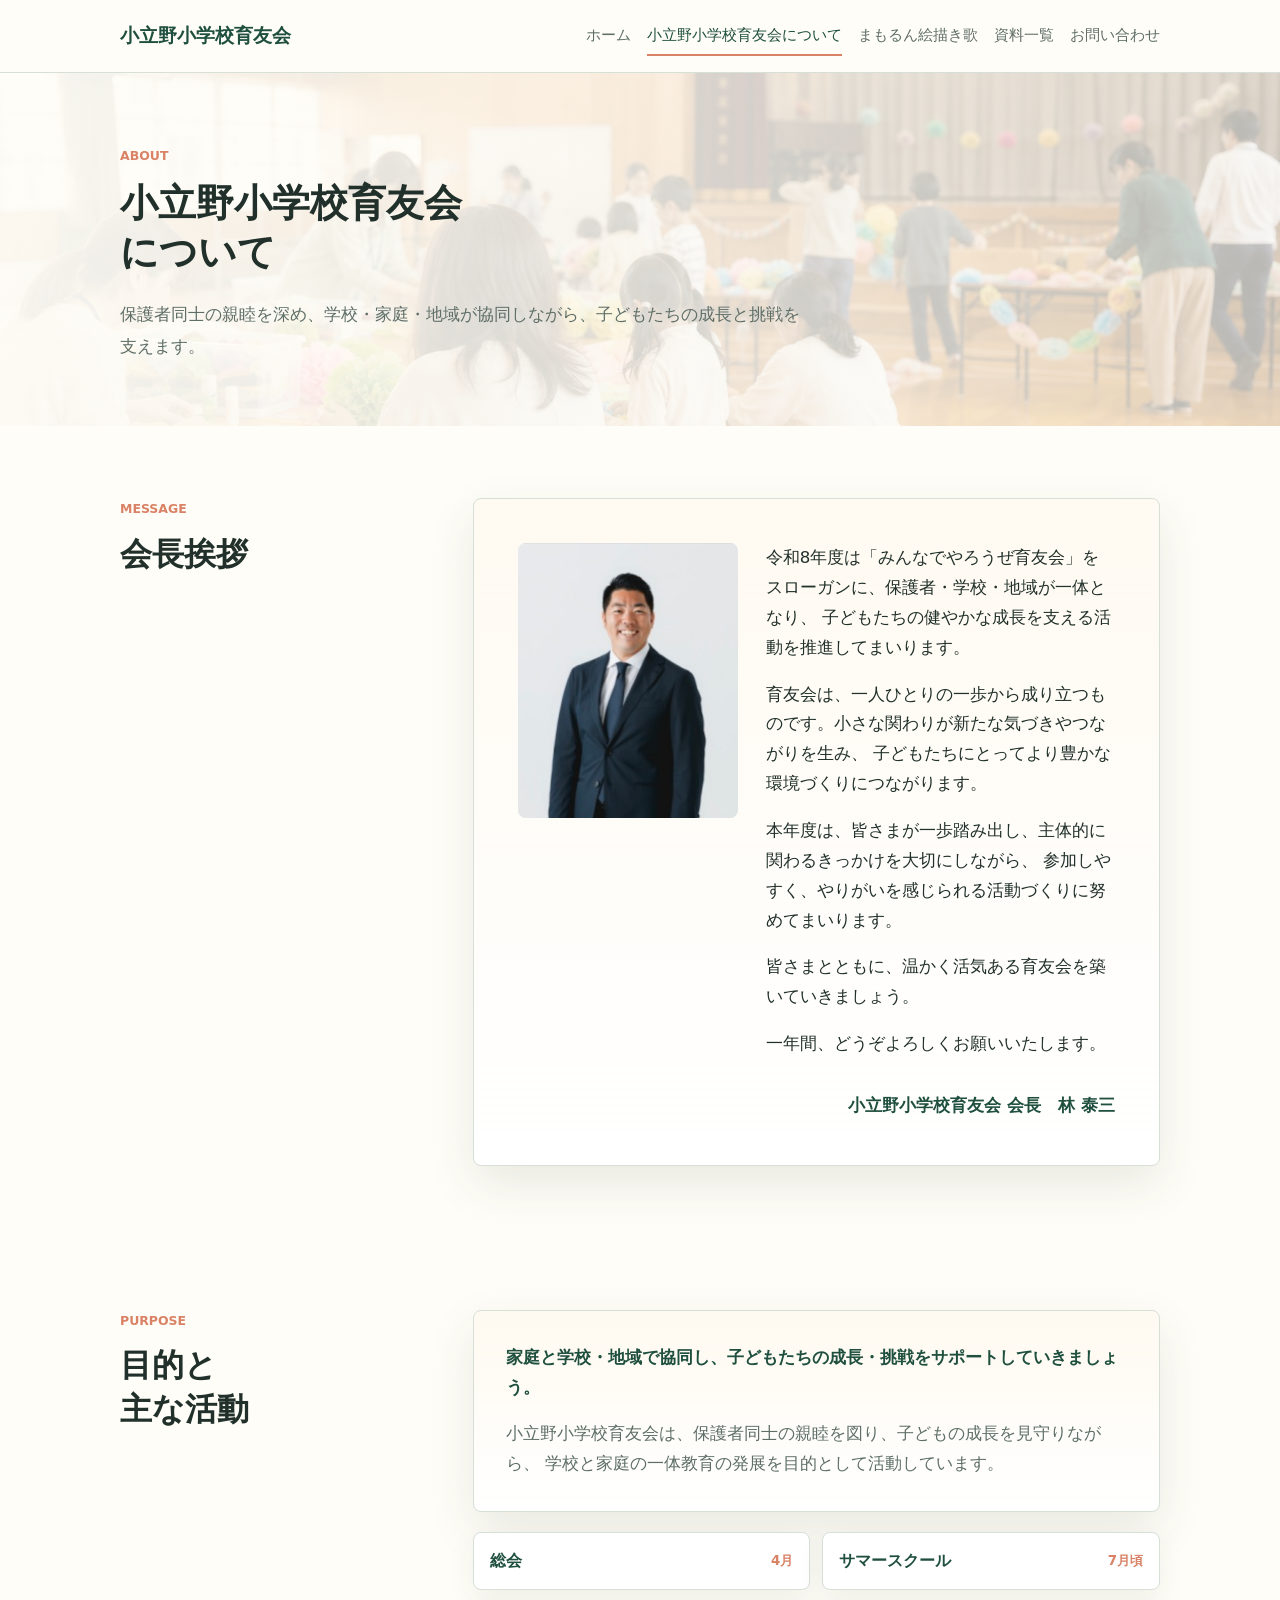
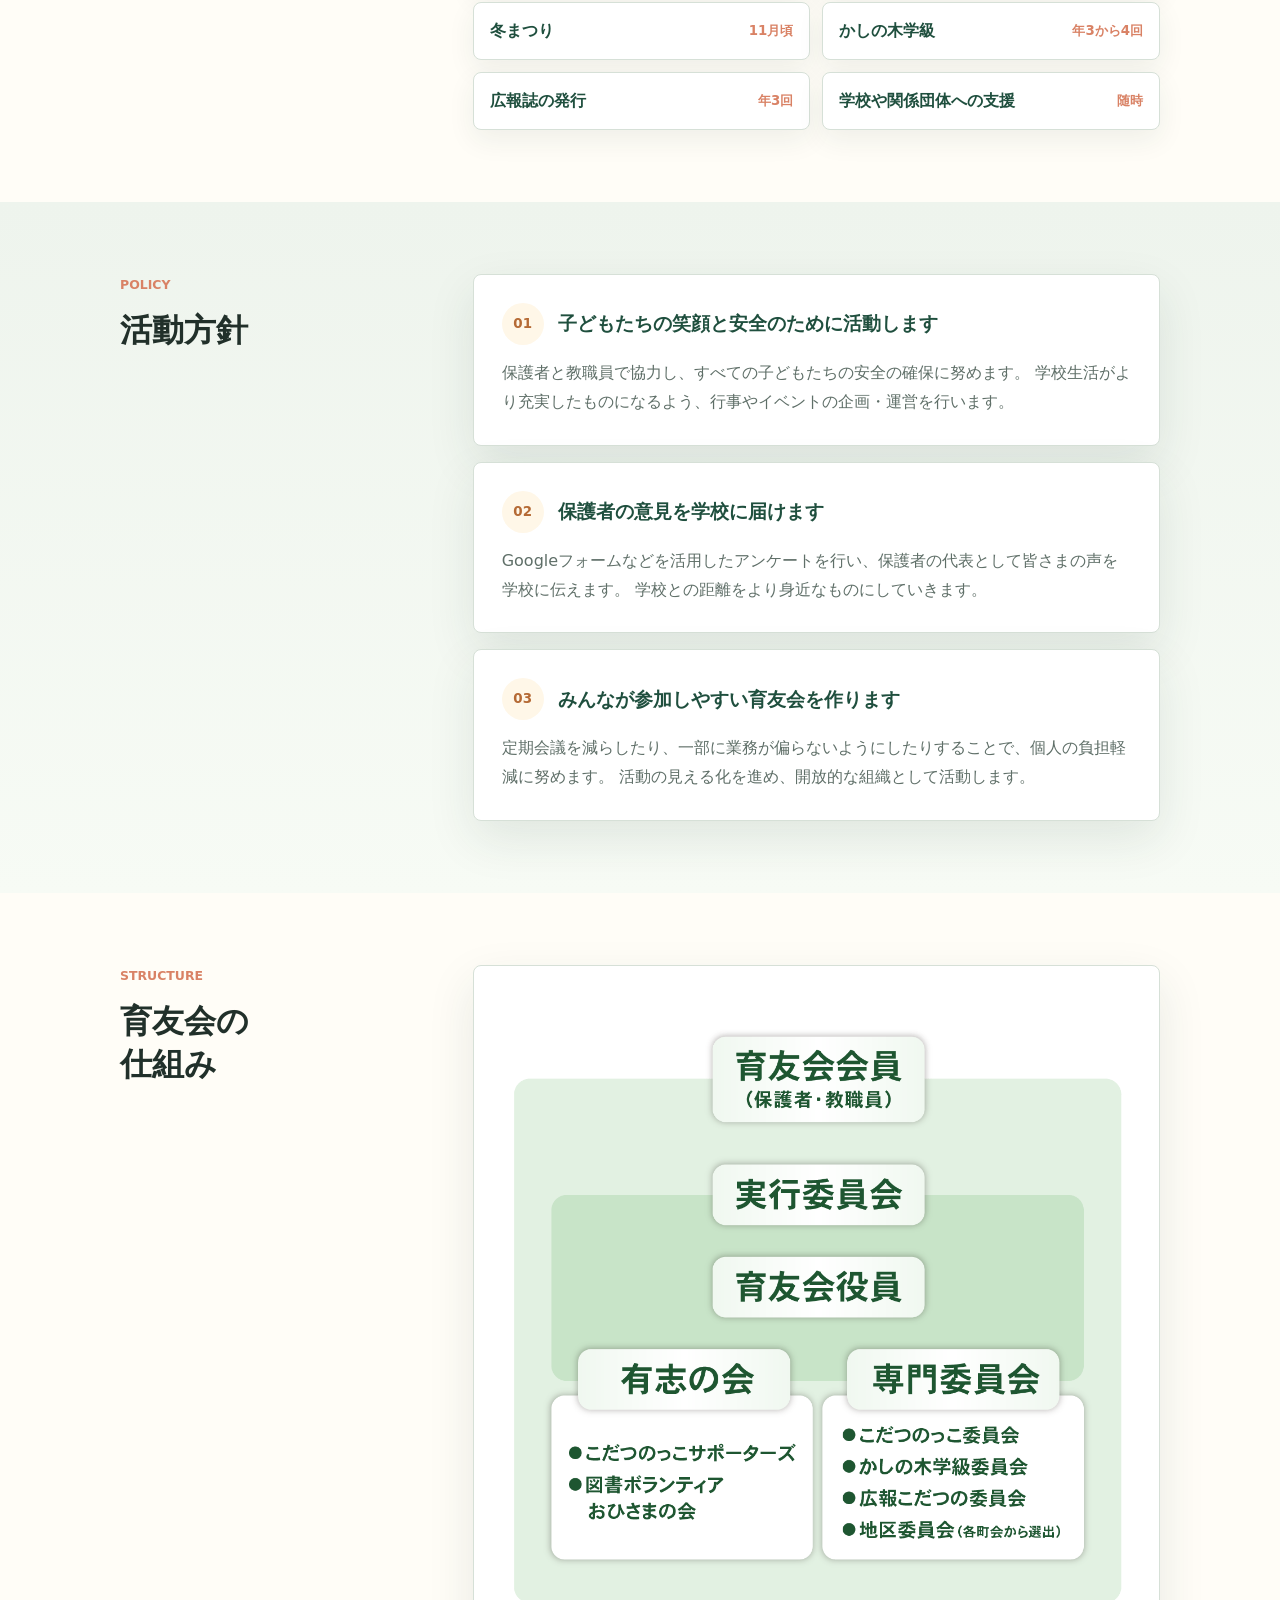
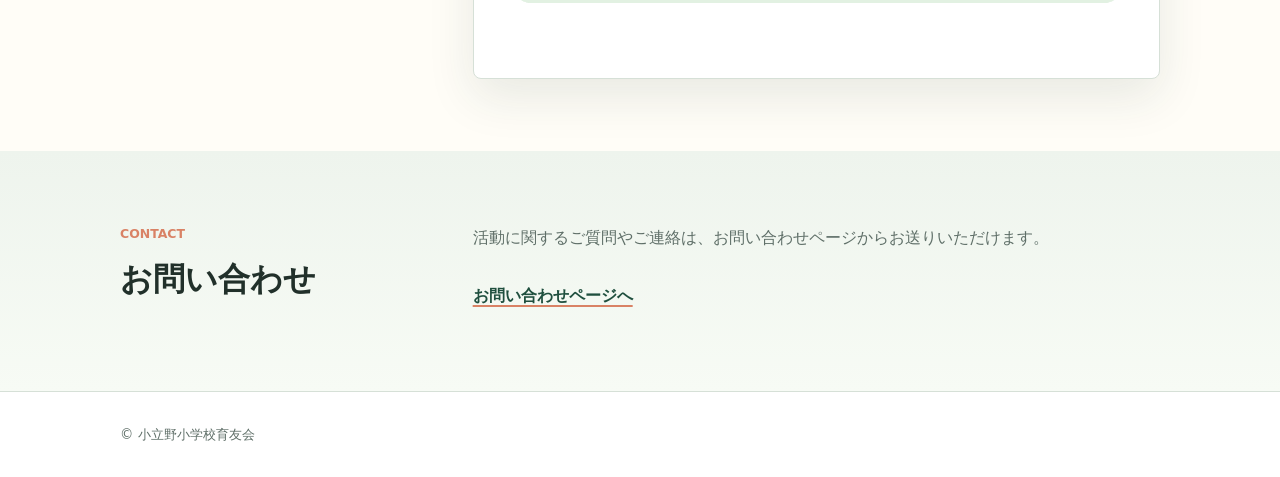
<file: about.html>
<!doctype html>
<html lang="ja">
  <head>
    <meta charset="utf-8">
    <meta name="viewport" content="width=device-width, initial-scale=1">
    <title>小立野小学校育友会について | 小立野小学校育友会</title>
    <meta name="description" content="小立野小学校育友会の目的、主な活動、仕組み、会長 林 泰三からの挨拶を掲載しています。">
    <link rel="stylesheet" href="styles.css">
    <script src="assets/js/site.js" defer></script>
  </head>
  <body>
    <header class="site-header">
      <div class="container header-inner">
        <a class="site-title" href="index.html">小立野小学校育友会</a>
        <button class="menu-toggle" type="button" aria-controls="site-nav" aria-expanded="false">
          <span class="visually-hidden">メニューを開く</span>
          <span class="menu-toggle-line" aria-hidden="true"></span>
          <span class="menu-toggle-line" aria-hidden="true"></span>
          <span class="menu-toggle-line" aria-hidden="true"></span>
        </button>
        <nav id="site-nav" class="site-nav" aria-label="主要ナビゲーション">
          <a href="index.html">ホーム</a>
          <a href="about.html" aria-current="page">小立野小学校育友会について</a>
          <a href="mamorun.html">まもるん絵描き歌</a>
          <a href="assembly.html">資料一覧</a>
          <a href="contact.html">お問い合わせ</a>
        </nav>
      </div>
    </header>

    <main>
      <section class="page-heading page-heading-photo about-heading">
        <div class="container">
          <p class="eyebrow">About</p>
          <h1>
            <span>小立野小学校育友会</span>
            <span>について</span>
          </h1>
          <p class="lead">
            保護者同士の親睦を深め、学校・家庭・地域が協同しながら、子どもたちの成長と挑戦を支えます。
          </p>
        </div>
      </section>

      <section class="section">
        <div class="container section-grid">
          <div>
            <p class="eyebrow">Message</p>
            <h2>会長挨拶</h2>
          </div>
          <article class="message president-message">
            <figure class="president-photo">
              <img
                src="assets/images/president-hayashi.png"
                alt="小立野小学校育友会 会長 林 泰三"
              >
            </figure>
            <div class="message-body">
              <p>
                令和8年度は「みんなでやろうぜ育友会」をスローガンに、保護者・学校・地域が一体となり、
                子どもたちの健やかな成長を支える活動を推進してまいります。
              </p>
              <p>
                育友会は、一人ひとりの一歩から成り立つものです。小さな関わりが新たな気づきやつながりを生み、
                子どもたちにとってより豊かな環境づくりにつながります。
              </p>
              <p>
                本年度は、皆さまが一歩踏み出し、主体的に関わるきっかけを大切にしながら、
                参加しやすく、やりがいを感じられる活動づくりに努めてまいります。
              </p>
              <p>皆さまとともに、温かく活気ある育友会を築いていきましょう。</p>
              <p>一年間、どうぞよろしくお願いいたします。</p>
              <p class="signature">小立野小学校育友会 会長　林 泰三</p>
            </div>
          </article>
        </div>
      </section>

      <section class="section">
        <div class="container section-grid">
          <div>
            <p class="eyebrow">Purpose</p>
            <h2>
              <span>目的と</span>
              <span>主な活動</span>
            </h2>
          </div>
          <div class="about-overview">
            <div class="overview-card">
              <p>
                家庭と学校・地域で協同し、子どもたちの成長・挑戦をサポートしていきましょう。
              </p>
              <p>
                小立野小学校育友会は、保護者同士の親睦を図り、子どもの成長を見守りながら、
                学校と家庭の一体教育の発展を目的として活動しています。
              </p>
            </div>

            <ul class="activity-list" aria-label="主な活動">
              <li><span>総会</span><small>4月</small></li>
              <li><span>サマースクール</span><small>7月頃</small></li>
              <li><span>冬まつり</span><small>11月頃</small></li>
              <li><span>かしの木学級</span><small>年3から4回</small></li>
              <li><span>広報誌の発行</span><small>年3回</small></li>
              <li><span>学校や関係団体への支援</span><small>随時</small></li>
            </ul>
          </div>
        </div>
      </section>

      <section class="section muted">
        <div class="container section-grid">
          <div>
            <p class="eyebrow">Policy</p>
            <h2>
              <span>活動方針</span>
            </h2>
          </div>
          <div class="value-grid">
            <article class="value-card">
              <div class="value-heading">
                <p class="feature-icon" aria-hidden="true">01</p>
                <h3>子どもたちの笑顔と安全のために活動します</h3>
              </div>
              <p>
                保護者と教職員で協力し、すべての子どもたちの安全の確保に努めます。
                学校生活がより充実したものになるよう、行事やイベントの企画・運営を行います。
              </p>
            </article>

            <article class="value-card">
              <div class="value-heading">
                <p class="feature-icon" aria-hidden="true">02</p>
                <h3>保護者の意見を学校に届けます</h3>
              </div>
              <p>
                Googleフォームなどを活用したアンケートを行い、保護者の代表として皆さまの声を学校に伝えます。
                学校との距離をより身近なものにしていきます。
              </p>
            </article>

            <article class="value-card">
              <div class="value-heading">
                <p class="feature-icon" aria-hidden="true">03</p>
                <h3>みんなが参加しやすい育友会を作ります</h3>
              </div>
              <p>
                定期会議を減らしたり、一部に業務が偏らないようにしたりすることで、個人の負担軽減に努めます。
                活動の見える化を進め、開放的な組織として活動します。
              </p>
            </article>
          </div>
        </div>
      </section>

      <section class="section">
        <div class="container section-grid">
          <div>
            <p class="eyebrow">Structure</p>
            <h2>
              <span>育友会の</span>
              <span>仕組み</span>
            </h2>
          </div>
          <figure class="structure-panel">
            <img
              src="assets/images/ikuyukai-structure.png"
              alt="育友会の仕組み。育友会役員、実行委員会、専門委員会、有志の会、育友会会員が協力関係でつながっています。専門委員会にはクラス委員会、かしの木学級委員会、広報こだつの委員会、地区委員会があり、有志の会にはこだつのっこサポーターズ、図書ボランティアおひさまの会があります。"
              loading="lazy"
            >
          </figure>
        </div>
      </section>

      <section class="section muted">
        <div class="container section-grid">
          <div>
            <p class="eyebrow">Contact</p>
            <h2>お問い合わせ</h2>
          </div>
          <div class="text-block">
            <p>
              活動に関するご質問やご連絡は、お問い合わせページからお送りいただけます。
            </p>
            <a class="text-link" href="contact.html">お問い合わせページへ</a>
          </div>
        </div>
      </section>
    </main>

    <footer class="site-footer">
      <div class="container">
        <small>&copy; 小立野小学校育友会</small>
      </div>
    </footer>
  </body>
</html>
</file>
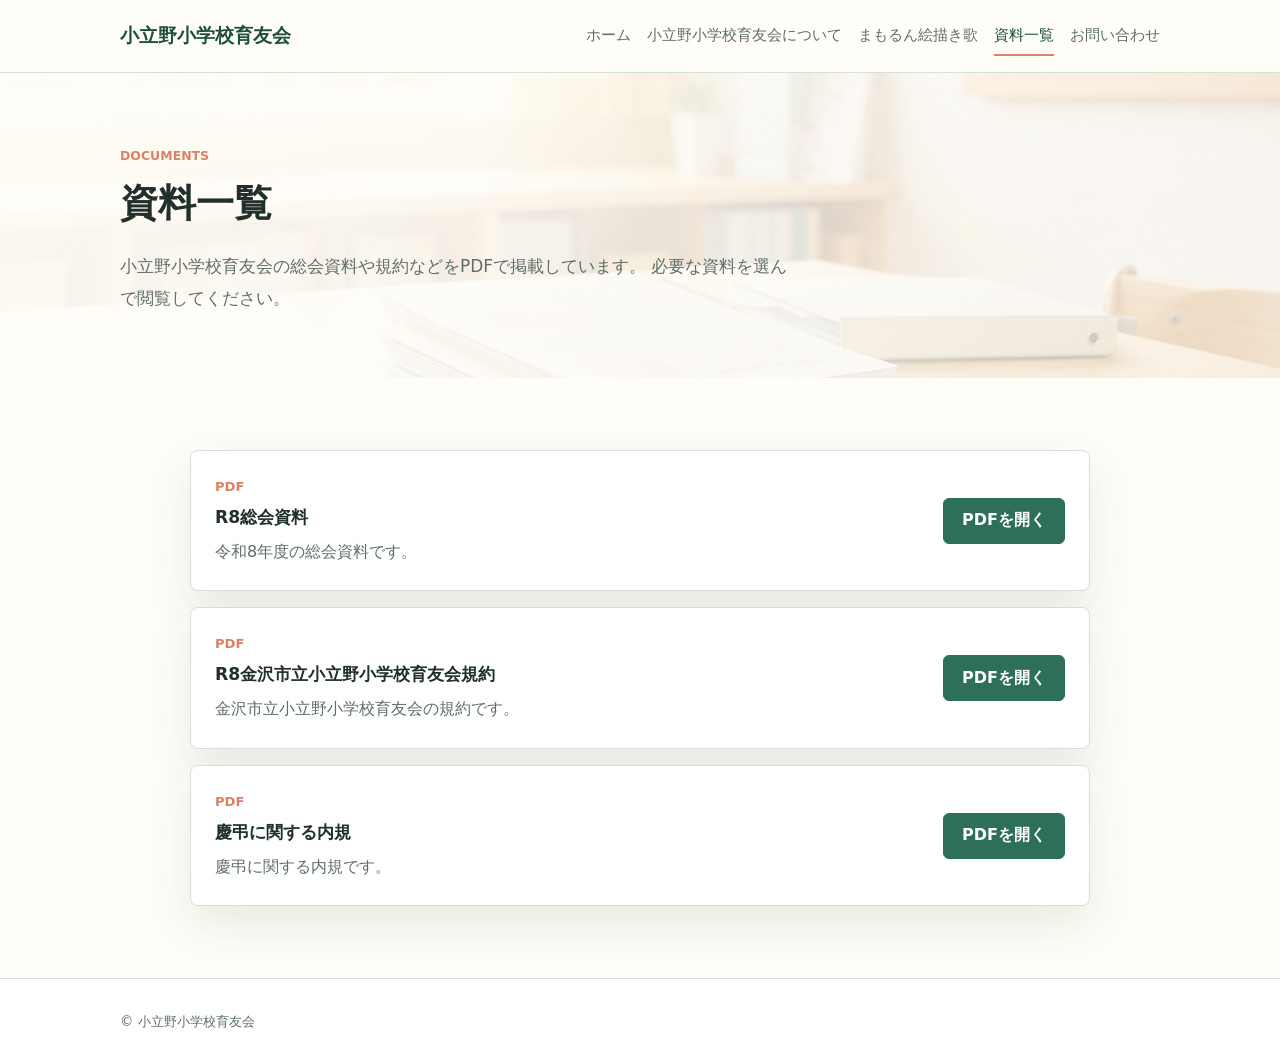
<file: assembly.html>
<!doctype html>
<html lang="ja">
  <head>
    <meta charset="utf-8">
    <meta name="viewport" content="width=device-width, initial-scale=1">
    <title>資料一覧 | 小立野小学校育友会</title>
    <meta name="description" content="小立野小学校育友会の総会資料や規約などのPDFを閲覧できます。">
    <link rel="stylesheet" href="styles.css">
    <script src="assets/js/site.js" defer></script>
  </head>
  <body>
    <header class="site-header">
      <div class="container header-inner">
        <a class="site-title" href="index.html">小立野小学校育友会</a>
        <button class="menu-toggle" type="button" aria-controls="site-nav" aria-expanded="false">
          <span class="visually-hidden">メニューを開く</span>
          <span class="menu-toggle-line" aria-hidden="true"></span>
          <span class="menu-toggle-line" aria-hidden="true"></span>
          <span class="menu-toggle-line" aria-hidden="true"></span>
        </button>
        <nav id="site-nav" class="site-nav" aria-label="主要ナビゲーション">
          <a href="index.html">ホーム</a>
          <a href="about.html">小立野小学校育友会について</a>
          <a href="mamorun.html">まもるん絵描き歌</a>
          <a href="assembly.html" aria-current="page">資料一覧</a>
          <a href="contact.html">お問い合わせ</a>
        </nav>
      </div>
    </header>

    <main>
      <section class="page-heading page-heading-photo documents-heading">
        <div class="container">
          <p class="eyebrow">Documents</p>
          <h1>資料一覧</h1>
          <p class="lead">
            小立野小学校育友会の総会資料や規約などをPDFで掲載しています。
            必要な資料を選んで閲覧してください。
          </p>
        </div>
      </section>

      <section class="section">
        <div class="container documents-layout">
          <div class="download-list" aria-label="資料PDF一覧">
            <article class="download-item">
              <div>
                <p class="file-meta">PDF</p>
                <h3>R8総会資料</h3>
                <p>令和8年度の総会資料です。</p>
              </div>
              <a class="button primary" href="assets/pdfs/general-assembly-r8.pdf" target="_blank" rel="noopener">
                PDFを開く
              </a>
            </article>

            <article class="download-item">
              <div>
                <p class="file-meta">PDF</p>
                <h3>R8金沢市立小立野小学校育友会規約</h3>
                <p>金沢市立小立野小学校育友会の規約です。</p>
              </div>
              <a class="button primary" href="assets/pdfs/bylaws-r8.pdf" target="_blank" rel="noopener">
                PDFを開く
              </a>
            </article>

            <article class="download-item">
              <div>
                <p class="file-meta">PDF</p>
                <h3>慶弔に関する内規</h3>
                <p>慶弔に関する内規です。</p>
              </div>
              <a class="button primary" href="assets/pdfs/condolence-rules.pdf" target="_blank" rel="noopener">
                PDFを開く
              </a>
            </article>
          </div>
        </div>
      </section>
    </main>

    <footer class="site-footer">
      <div class="container">
        <small>&copy; 小立野小学校育友会</small>
      </div>
    </footer>
  </body>
</html>
</file>
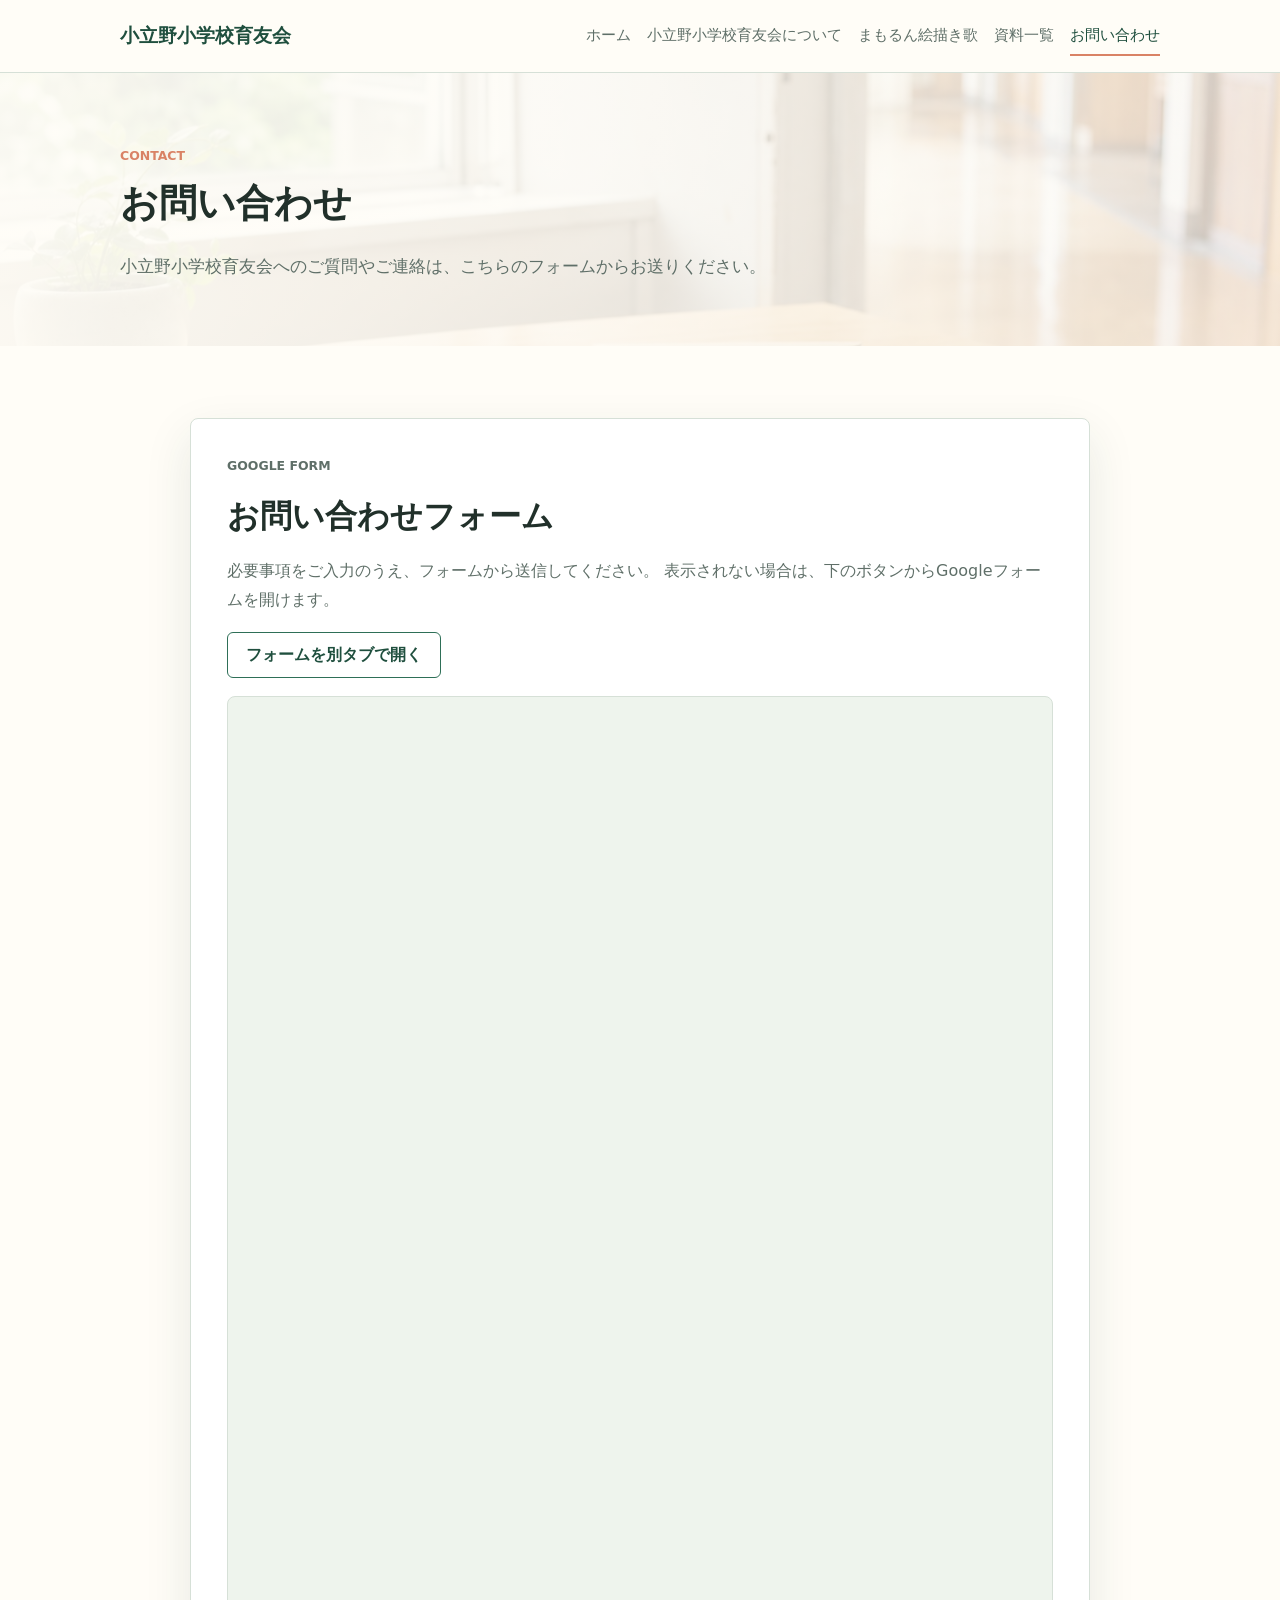
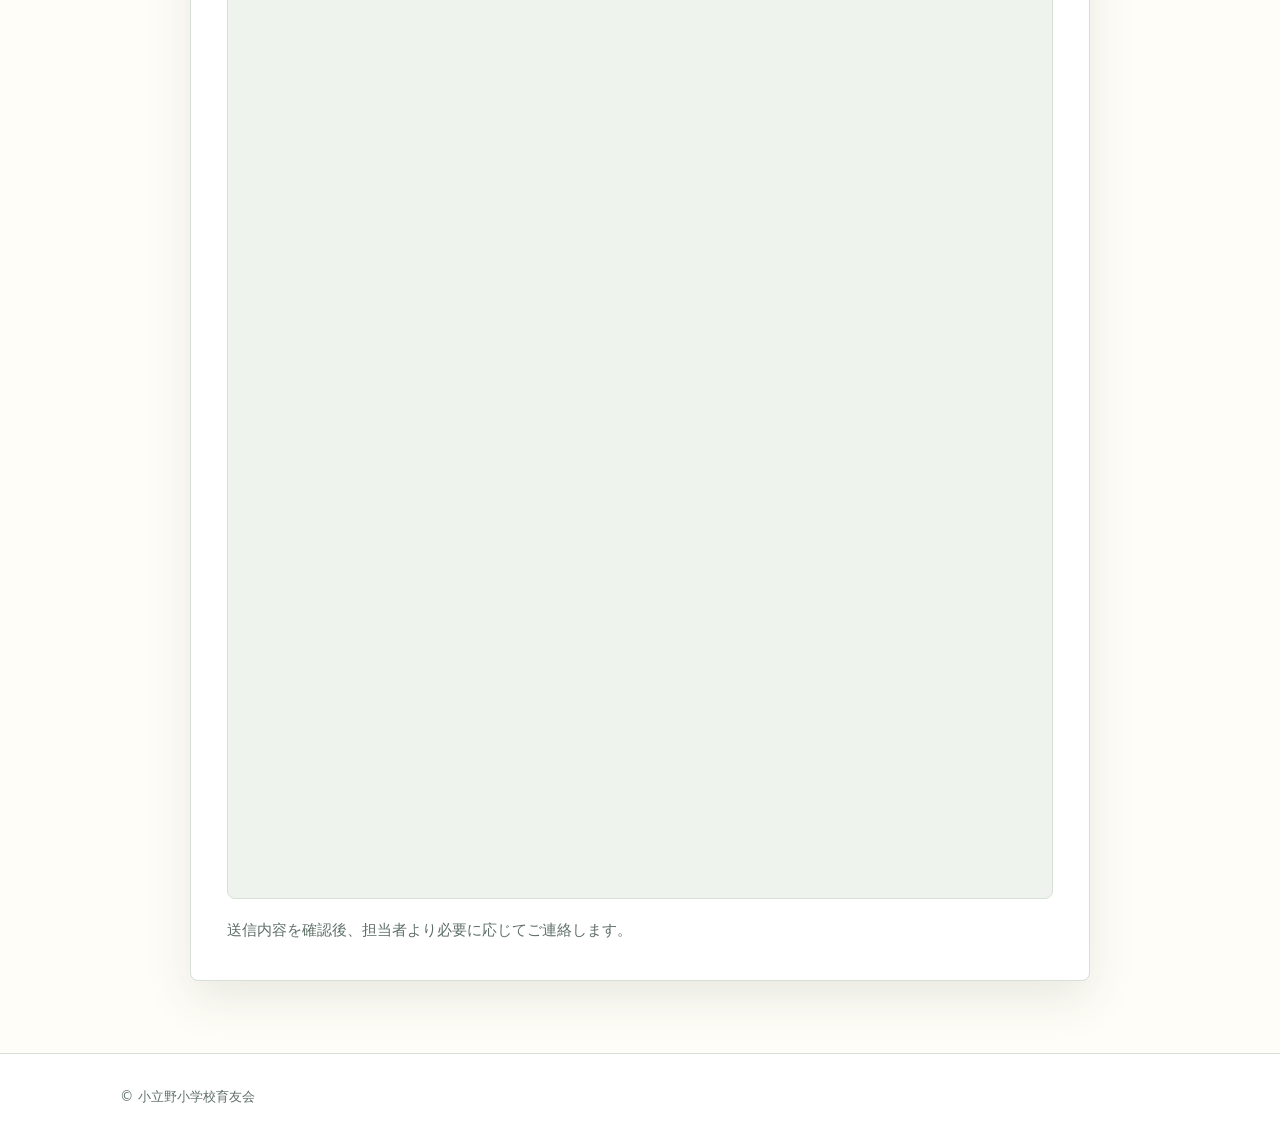
<file: contact.html>
<!doctype html>
<html lang="ja">
  <head>
    <meta charset="utf-8">
    <meta name="viewport" content="width=device-width, initial-scale=1">
    <title>お問い合わせ | 小立野小学校育友会</title>
    <meta name="description" content="小立野小学校育友会へのお問い合わせページです。">
    <link rel="stylesheet" href="styles.css">
    <script src="assets/js/site.js" defer></script>
  </head>
  <body>
    <header class="site-header">
      <div class="container header-inner">
        <a class="site-title" href="index.html">小立野小学校育友会</a>
        <button class="menu-toggle" type="button" aria-controls="site-nav" aria-expanded="false">
          <span class="visually-hidden">メニューを開く</span>
          <span class="menu-toggle-line" aria-hidden="true"></span>
          <span class="menu-toggle-line" aria-hidden="true"></span>
          <span class="menu-toggle-line" aria-hidden="true"></span>
        </button>
        <nav id="site-nav" class="site-nav" aria-label="主要ナビゲーション">
          <a href="index.html">ホーム</a>
          <a href="about.html">小立野小学校育友会について</a>
          <a href="mamorun.html">まもるん絵描き歌</a>
          <a href="assembly.html">資料一覧</a>
          <a href="contact.html" aria-current="page">お問い合わせ</a>
        </nav>
      </div>
    </header>

    <main>
      <section class="page-heading page-heading-photo contact-heading">
        <div class="container">
          <p class="eyebrow">Contact</p>
          <h1>お問い合わせ</h1>
          <p class="lead">
            小立野小学校育友会へのご質問やご連絡は、こちらのフォームからお送りください。
          </p>
        </div>
      </section>

      <section class="section">
        <div class="container contact-layout">
          <div class="form-panel">
            <div class="form-embed">
              <p class="eyebrow">Google Form</p>
              <h2>お問い合わせフォーム</h2>
              <p>
                必要事項をご入力のうえ、フォームから送信してください。
                表示されない場合は、下のボタンからGoogleフォームを開けます。
              </p>
              <a
                class="button secondary form-link"
                href="https://docs.google.com/forms/d/e/1FAIpQLSfUGE6pXCtOl37GEclDimiBc4gyJhnJbihKFut3h_YdUxdrbw/viewform"
                target="_blank"
                rel="noopener"
              >
                フォームを別タブで開く
              </a>
              <iframe
                class="google-form-frame"
                src="https://docs.google.com/forms/d/e/1FAIpQLSfUGE6pXCtOl37GEclDimiBc4gyJhnJbihKFut3h_YdUxdrbw/viewform?embedded=true"
                title="小立野小学校育友会 お問い合わせフォーム"
                loading="lazy"
              >読み込んでいます...</iframe>
              <p class="form-note">
                送信内容を確認後、担当者より必要に応じてご連絡します。
              </p>
            </div>
          </div>
        </div>
      </section>
    </main>

    <footer class="site-footer">
      <div class="container">
        <small>&copy; 小立野小学校育友会</small>
      </div>
    </footer>
  </body>
</html>
</file>
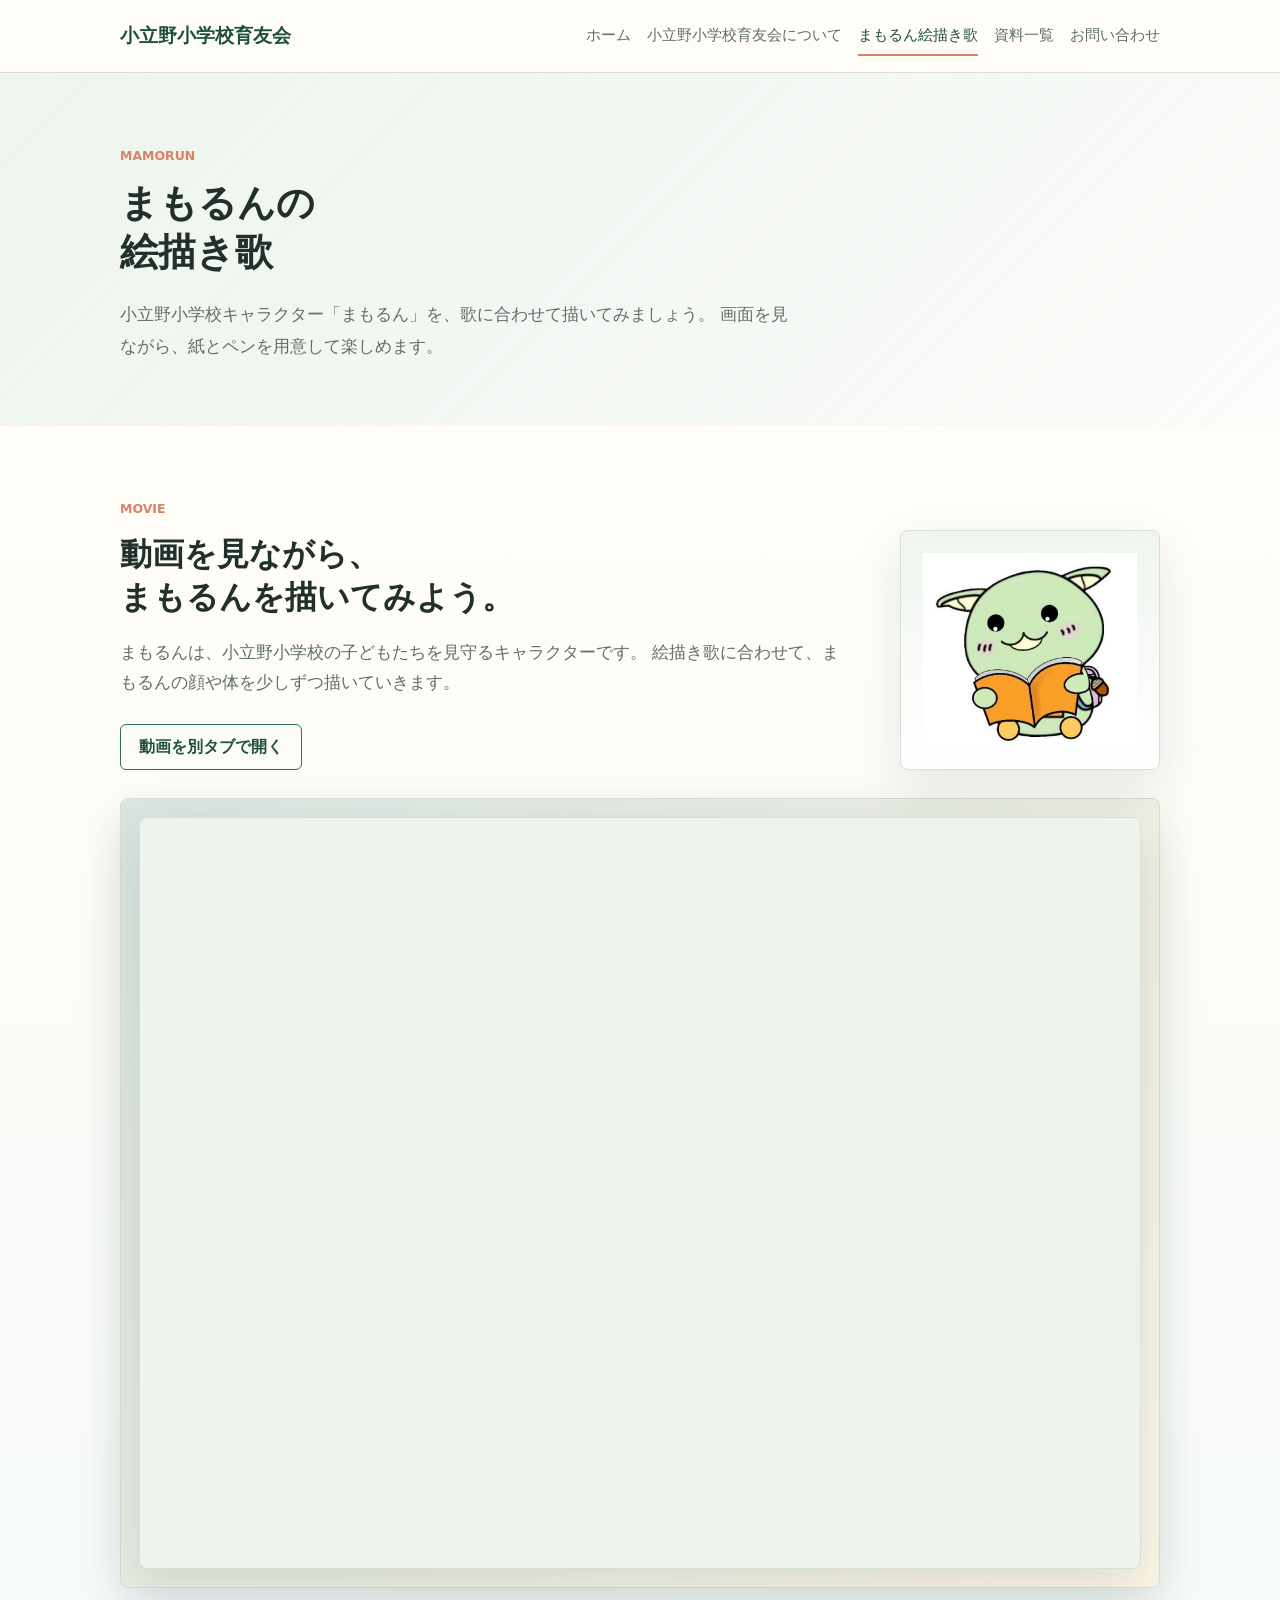
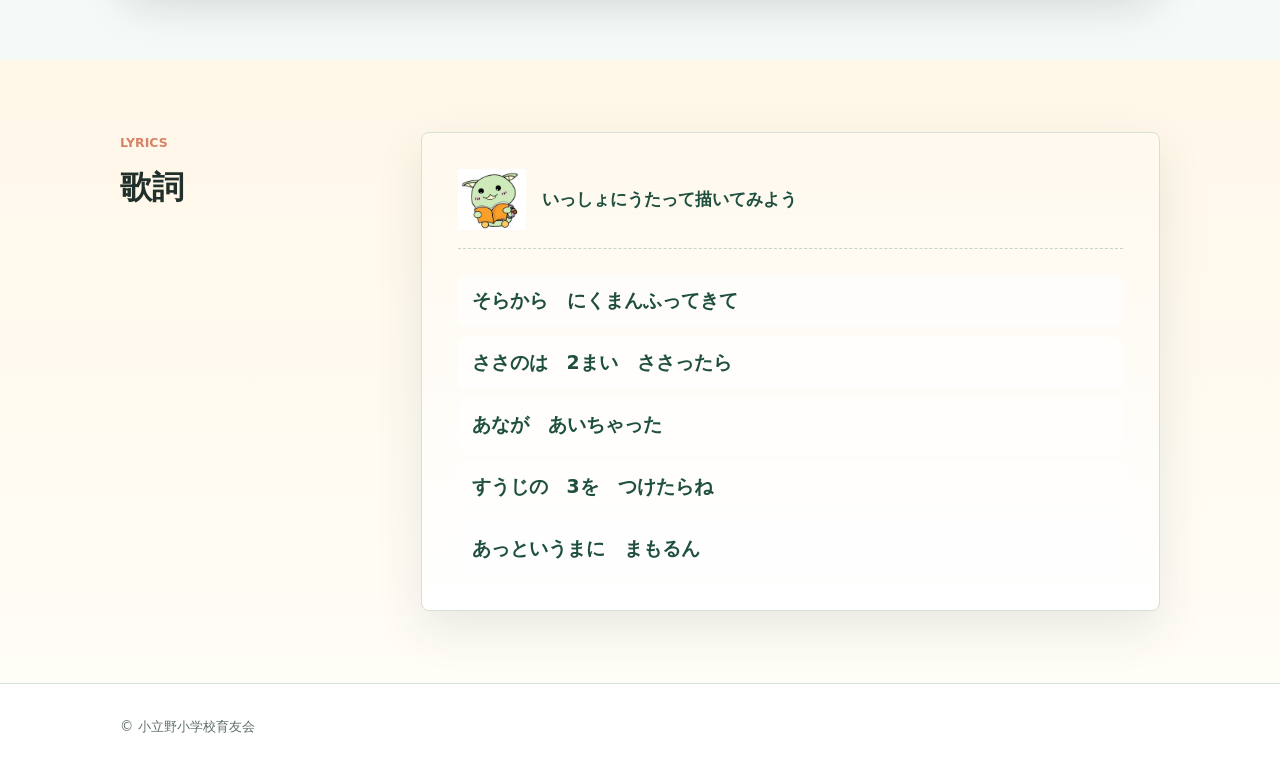
<file: mamorun.html>
<!doctype html>
<html lang="ja">
  <head>
    <meta charset="utf-8">
    <meta name="viewport" content="width=device-width, initial-scale=1">
    <title>まもるん絵描き歌 | 小立野小学校育友会</title>
    <meta name="description" content="小立野小学校キャラクター「まもるん」の絵描き歌を動画で見られるページです。">
    <link rel="stylesheet" href="styles.css">
    <script src="assets/js/site.js" defer></script>
  </head>
  <body>
    <header class="site-header">
      <div class="container header-inner">
        <a class="site-title" href="index.html">小立野小学校育友会</a>
        <button class="menu-toggle" type="button" aria-controls="site-nav" aria-expanded="false">
          <span class="visually-hidden">メニューを開く</span>
          <span class="menu-toggle-line" aria-hidden="true"></span>
          <span class="menu-toggle-line" aria-hidden="true"></span>
          <span class="menu-toggle-line" aria-hidden="true"></span>
        </button>
        <nav id="site-nav" class="site-nav" aria-label="主要ナビゲーション">
          <a href="index.html">ホーム</a>
          <a href="about.html">小立野小学校育友会について</a>
          <a href="mamorun.html" aria-current="page">まもるん絵描き歌</a>
          <a href="assembly.html">資料一覧</a>
          <a href="contact.html">お問い合わせ</a>
        </nav>
      </div>
    </header>

    <main>
      <section class="page-heading">
        <div class="container">
          <p class="eyebrow">Mamorun</p>
          <h1>
            <span>まもるんの</span>
            <span>絵描き歌</span>
          </h1>
          <p class="lead">
            小立野小学校キャラクター「まもるん」を、歌に合わせて描いてみましょう。
            画面を見ながら、紙とペンを用意して楽しめます。
          </p>
        </div>
      </section>

      <section class="section mamorun-video-section">
        <div class="container">
          <div class="mamorun-showcase">
            <div class="mamorun-showcase-copy">
              <p class="eyebrow">Movie</p>
              <h2>
                <span>動画を見ながら、</span>
                <span>まもるんを描いてみよう。</span>
              </h2>
              <p>
                まもるんは、小立野小学校の子どもたちを見守るキャラクターです。
                絵描き歌に合わせて、まもるんの顔や体を少しずつ描いていきます。
              </p>
              <a
                class="button secondary"
                href="https://drive.google.com/file/d/1uFKzklPqbWLI0g4pDts0jS4RmK2vKLQO/view"
                target="_blank"
                rel="noopener"
              >
                動画を別タブで開く
              </a>
            </div>
            <figure class="mamorun-character">
              <img
                src="assets/images/mamorun.png"
                alt="本を持った小立野小学校キャラクター まもるん"
              >
            </figure>
          </div>

          <div class="video-panel video-panel-featured">
            <div class="video-frame video-frame-large">
              <iframe
                class="drive-preview-frame"
                src="https://drive.google.com/file/d/1uFKzklPqbWLI0g4pDts0jS4RmK2vKLQO/preview"
                title="まもるん絵描き歌動画"
                loading="lazy"
                allow="autoplay"
                allowfullscreen
              >読み込んでいます...</iframe>
            </div>
          </div>
        </div>
      </section>

      <section class="section soft-band">
        <div class="container lyrics-layout">
          <div>
            <p class="eyebrow">Lyrics</p>
            <h2>歌詞</h2>
          </div>
          <article class="lyrics-panel">
            <div class="lyrics-heading">
              <img
                src="assets/images/mamorun.png"
                alt=""
                aria-hidden="true"
              >
              <p>いっしょにうたって描いてみよう</p>
            </div>
            <div class="lyrics-lines" aria-label="まもるん絵描き歌の歌詞">
              <p>そらから　にくまんふってきて</p>
              <p>ささのは　2まい　ささったら</p>
              <p>あなが　あいちゃった</p>
              <p>すうじの　3を　つけたらね</p>
              <p>あっというまに　まもるん</p>
            </div>
          </article>
        </div>
      </section>
    </main>

    <footer class="site-footer">
      <div class="container">
        <small>&copy; 小立野小学校育友会</small>
      </div>
    </footer>
  </body>
</html>
</file>
<file: styles.css>
:root {
  color-scheme: light;
  --color-text: #21302a;
  --color-muted: #5f6f68;
  --color-bg: #fbfcf8;
  --color-surface: #ffffff;
  --color-soft: #eef4ed;
  --color-cream: #fff7e8;
  --color-sky: #e8f5fb;
  --color-line: #d6e0d7;
  --color-primary: #2e6f57;
  --color-primary-dark: #1f4f3e;
  --color-accent: #b56a35;
  --color-coral: #d98265;
  --shadow-soft: 0 18px 48px rgba(34, 55, 45, 0.1);
  --shadow-lift: 0 28px 70px rgba(34, 55, 45, 0.16);
}

* {
  box-sizing: border-box;
}

body {
  margin: 0;
  background: #fffdf7;
  color: var(--color-text);
  font-family:
    system-ui,
    -apple-system,
    BlinkMacSystemFont,
    "Segoe UI",
    sans-serif;
  line-height: 1.8;
}

a {
  color: inherit;
}

.visually-hidden {
  position: absolute;
  width: 1px;
  height: 1px;
  overflow: hidden;
  clip: rect(0, 0, 0, 0);
  white-space: nowrap;
}

.container {
  width: min(100% - 40px, 1040px);
  margin: 0 auto;
}

.site-header {
  position: sticky;
  top: 0;
  z-index: 10;
  background: rgba(255, 253, 247, 0.92);
  border-bottom: 1px solid var(--color-line);
  backdrop-filter: blur(12px);
}

.header-inner {
  display: flex;
  align-items: center;
  justify-content: space-between;
  min-height: 72px;
  gap: 24px;
}

.site-title {
  color: var(--color-primary-dark);
  font-size: 1.18rem;
  font-weight: 700;
  line-height: 1.35;
  text-decoration: none;
  white-space: nowrap;
}

.menu-toggle {
  display: none;
}

.site-nav {
  display: flex;
  flex-wrap: wrap;
  justify-content: flex-end;
  gap: 8px 16px;
  color: var(--color-muted);
  font-size: 0.92rem;
}

.site-nav a {
  border-bottom: 2px solid transparent;
  padding: 6px 0;
  text-decoration: none;
}

.site-nav a:hover,
.site-nav a:focus-visible,
.site-nav a[aria-current="page"] {
  color: var(--color-primary-dark);
  border-bottom-color: var(--color-coral);
}

.hero,
.page-heading {
  padding: 72px 0 64px;
  background:
    linear-gradient(135deg, rgba(238, 244, 237, 0.92), rgba(255, 255, 255, 0.7)),
    var(--color-soft);
}

.photo-hero {
  display: flex;
  align-items: flex-end;
  min-height: 700px;
  padding: 0;
  background-position: center;
  background-size: cover;
}

.home-hero {
  background-image:
    linear-gradient(90deg, rgba(19, 45, 35, 0.82), rgba(19, 45, 35, 0.5) 45%, rgba(19, 45, 35, 0.08)),
    url("assets/images/community-hero-kodatsuno.jpg");
}

.hero-content {
  width: 100%;
  padding: 88px 0;
}

.photo-hero .eyebrow,
.photo-hero h1,
.photo-hero .lead {
  color: #ffffff;
  text-shadow: 0 2px 18px rgba(0, 0, 0, 0.3);
}

.photo-hero .eyebrow {
  color: #ffe0a8;
}

.page-heading-photo {
  position: relative;
  overflow: hidden;
  background-position: center;
  background-size: cover;
}

.page-heading-photo::before {
  position: absolute;
  inset: 0;
  content: "";
  background: linear-gradient(90deg, rgba(255, 253, 247, 0.96), rgba(255, 253, 247, 0.72));
}

.page-heading-photo .container {
  position: relative;
}

.about-heading {
  background-image: url("assets/images/activity-event.jpg");
}

.documents-heading {
  background-image: url("assets/images/documents-heading.jpg");
  background-position: center 58%;
}

.contact-heading {
  background-image: url("assets/images/contact-desk.jpg");
}

.eyebrow {
  margin: 0 0 12px;
  color: var(--color-coral);
  font-size: 0.78rem;
  font-weight: 700;
  letter-spacing: 0;
  text-transform: uppercase;
}

h1,
h2,
h3,
p {
  margin-top: 0;
}

h1 {
  margin-bottom: 22px;
  font-size: 2.35rem;
  line-height: 1.28;
}

h2 {
  margin-bottom: 18px;
  font-size: 2rem;
  line-height: 1.36;
}

h3 {
  margin-bottom: 8px;
  font-size: 1.08rem;
  line-height: 1.45;
}

h1 span,
h2 span {
  display: block;
}

.hero-title {
  max-width: 760px;
  font-size: 3rem;
  line-height: 1.32;
}

.lead {
  max-width: 680px;
  margin-bottom: 0;
  color: var(--color-muted);
  font-size: 1.06rem;
  line-height: 1.9;
}

.hero-actions {
  display: flex;
  flex-wrap: wrap;
  gap: 12px;
  margin-top: 32px;
}

.button {
  display: inline-flex;
  align-items: center;
  justify-content: center;
  min-height: 46px;
  border: 1px solid var(--color-primary);
  border-radius: 6px;
  padding: 0 18px;
  font-weight: 700;
  text-decoration: none;
  transition:
    box-shadow 160ms ease,
    transform 160ms ease,
    background-color 160ms ease;
}

.button.primary {
  background: var(--color-primary);
  color: #ffffff;
}

.button.secondary {
  background: transparent;
  color: var(--color-primary-dark);
}

.button.tertiary {
  background: rgba(255, 255, 255, 0.12);
  color: var(--color-primary-dark);
}

.photo-hero .button.secondary,
.photo-hero .button.tertiary {
  border-color: rgba(255, 255, 255, 0.82);
  color: #ffffff;
}

.button:hover,
.button:focus-visible {
  box-shadow: 0 0 0 4px rgba(46, 111, 87, 0.14);
  transform: translateY(-1px);
}

.button.disabled {
  border-color: var(--color-line);
  background: var(--color-soft);
  color: var(--color-muted);
  cursor: default;
}

.section {
  padding: 72px 0;
}

.section.muted {
  background: linear-gradient(180deg, var(--color-soft), #f7fbf5);
}

.soft-band {
  background: linear-gradient(180deg, var(--color-cream), #fffdf7);
}

.cta-section {
  background: linear-gradient(135deg, var(--color-sky), var(--color-cream));
}

.section-grid {
  display: grid;
  grid-template-columns: minmax(180px, 0.42fr) minmax(0, 1fr);
  gap: 40px 64px;
  align-items: start;
}

.update-list,
.message,
.text-block,
.about-overview,
.download-list,
.feature-grid,
.value-grid,
.split-copy,
.form-panel,
.mamorun-feature {
  max-width: 720px;
}

.update-item,
.message,
.overview-card,
.download-item,
.feature-card,
.value-card,
.structure-panel,
.form-panel,
.video-panel {
  border: 1px solid var(--color-line);
  border-radius: 8px;
  background: var(--color-surface);
  box-shadow: var(--shadow-soft);
}

.welcome-section {
  background: #fffdf7;
}

.feature-grid {
  display: grid;
  grid-template-columns: repeat(3, minmax(0, 1fr));
  gap: 16px;
}

.feature-card {
  padding: 24px;
}

.about-overview {
  display: grid;
  gap: 20px;
}

.overview-card {
  padding: 32px;
  background:
    linear-gradient(180deg, rgba(255, 247, 232, 0.64), rgba(255, 255, 255, 0.92)),
    var(--color-surface);
}

.overview-card p {
  color: var(--color-muted);
  font-size: 1.04rem;
}

.overview-card p:first-child {
  color: var(--color-primary-dark);
  font-weight: 700;
}

.overview-card p:last-child {
  margin-bottom: 0;
}

.activity-list {
  display: grid;
  grid-template-columns: repeat(2, minmax(0, 1fr));
  gap: 12px;
  margin: 0;
  padding: 0;
  list-style: none;
}

.activity-list li {
  display: flex;
  align-items: center;
  justify-content: space-between;
  gap: 14px;
  min-height: 58px;
  border: 1px solid var(--color-line);
  border-radius: 8px;
  padding: 12px 16px;
  background: var(--color-surface);
  box-shadow: 0 10px 28px rgba(34, 55, 45, 0.07);
}

.activity-list span {
  color: var(--color-primary-dark);
  font-weight: 700;
}

.activity-list small {
  flex: 0 0 auto;
  color: var(--color-coral);
  font-weight: 700;
}

.feature-card h3 {
  white-space: nowrap;
  word-break: keep-all;
  font-size: 1.02rem;
}

.feature-icon {
  display: inline-flex;
  align-items: center;
  justify-content: center;
  width: 42px;
  height: 42px;
  margin-bottom: 18px;
  border-radius: 999px;
  background: var(--color-cream);
  color: var(--color-accent);
  font-size: 0.84rem;
  font-weight: 800;
}

.feature-card p:last-child {
  margin-bottom: 0;
  color: var(--color-muted);
}

.value-grid {
  display: grid;
  gap: 16px;
}

.value-card {
  padding: 28px;
}

.value-heading {
  display: flex;
  align-items: center;
  gap: 14px;
  margin-bottom: 14px;
}

.value-heading .feature-icon {
  flex: 0 0 auto;
  margin-bottom: 0;
}

.value-card h3 {
  margin-bottom: 0;
  color: var(--color-primary-dark);
  font-size: 1.16rem;
  line-height: 1.5;
}

.value-card p:last-child {
  margin-bottom: 0;
  color: var(--color-muted);
}

.split-section {
  display: grid;
  grid-template-columns: minmax(0, 1.12fr) minmax(280px, 0.88fr);
  gap: 48px;
  align-items: center;
}

.feature-photo {
  margin: 0;
  overflow: hidden;
  border-radius: 8px;
  box-shadow: var(--shadow-lift);
}

.feature-photo img {
  display: block;
  width: 100%;
  aspect-ratio: 16 / 10;
  object-fit: cover;
}

.split-copy p:not(.eyebrow) {
  color: var(--color-muted);
  font-size: 1.04rem;
}

.update-item {
  padding: 28px;
  border-left: 6px solid var(--color-coral);
}

.note-update {
  display: grid;
  grid-template-columns: 180px minmax(0, 1fr);
  gap: 22px;
  align-items: center;
}

.update-thumb {
  display: block;
  width: 100%;
  aspect-ratio: 16 / 9;
  border-radius: 6px;
  object-fit: cover;
  background: var(--color-soft);
}

.update-copy {
  min-width: 0;
}

.update-copy h3 a {
  text-decoration: none;
}

.update-copy h3 a:hover,
.update-copy h3 a:focus-visible {
  color: var(--color-primary);
}

.update-actions {
  display: flex;
  flex-wrap: wrap;
  gap: 12px 18px;
  align-items: center;
  margin-top: 20px;
}

.mamorun-feature {
  display: grid;
  grid-template-columns: 150px minmax(0, 1fr);
  gap: 24px;
  align-items: center;
  padding: 28px;
  border: 1px solid var(--color-line);
  border-radius: 8px;
  background:
    linear-gradient(135deg, rgba(238, 244, 237, 0.86), rgba(255, 247, 232, 0.76)),
    var(--color-surface);
  box-shadow: var(--shadow-soft);
}

.mamorun-thumb {
  display: block;
  width: 100%;
  max-width: 150px;
  height: auto;
  justify-self: center;
}

.mamorun-video-section {
  background:
    linear-gradient(180deg, #fffdf7, rgba(232, 245, 251, 0.42)),
    #fffdf7;
}

.mamorun-showcase {
  display: grid;
  grid-template-columns: minmax(0, 1fr) 260px;
  gap: 36px;
  align-items: end;
  margin-bottom: 28px;
}

.mamorun-showcase-copy {
  max-width: 720px;
}

.mamorun-showcase-copy p:not(.eyebrow) {
  color: var(--color-muted);
  font-size: 1.04rem;
}

.mamorun-showcase-copy .button {
  margin-top: 10px;
}

.mamorun-character {
  margin: 0;
  padding: 22px;
  border: 1px solid var(--color-line);
  border-radius: 8px;
  background:
    linear-gradient(180deg, rgba(238, 244, 237, 0.9), rgba(255, 255, 255, 0.92)),
    var(--color-surface);
  box-shadow: var(--shadow-soft);
}

.mamorun-character img {
  display: block;
  width: min(100%, 260px);
  height: auto;
  margin: 0 auto;
}

.video-panel {
  padding: 32px;
}

.video-panel-featured {
  max-width: 1040px;
  margin: 0 auto;
  padding: 18px;
  background:
    linear-gradient(135deg, rgba(46, 111, 87, 0.18), rgba(255, 247, 232, 0.94)),
    var(--color-surface);
}

.video-frame {
  position: relative;
  width: 100%;
  overflow: hidden;
  border: 1px solid var(--color-line);
  border-radius: 6px;
  aspect-ratio: 4 / 3;
  background: var(--color-soft);
}

.video-frame-large {
  border-radius: 8px;
  /* Google Driveのプレビュー動画に合わせ、スマホでも欠けにくい4:3の枠にする。 */
  aspect-ratio: 4 / 3;
  box-shadow: 0 18px 52px rgba(34, 55, 45, 0.14);
}

.drive-preview-frame {
  position: absolute;
  inset: 0;
  display: block;
  width: 100%;
  height: 100%;
  border: 0;
}

.lyrics-layout {
  display: grid;
  grid-template-columns: minmax(180px, 0.32fr) minmax(0, 1fr);
  gap: 40px 64px;
  align-items: start;
}

.lyrics-panel {
  position: relative;
  overflow: hidden;
  max-width: 760px;
  border: 1px solid var(--color-line);
  border-radius: 8px;
  padding: 36px;
  background:
    linear-gradient(180deg, rgba(255, 247, 232, 0.74), rgba(255, 255, 255, 0.94)),
    var(--color-surface);
  box-shadow: var(--shadow-soft);
}

.lyrics-heading {
  display: flex;
  align-items: center;
  gap: 16px;
  margin-bottom: 26px;
  padding-bottom: 18px;
  border-bottom: 1px dashed rgba(46, 111, 87, 0.28);
}

.lyrics-heading img {
  display: block;
  width: 68px;
  height: auto;
  flex: 0 0 auto;
}

.lyrics-heading p {
  margin: 0;
  color: var(--color-primary-dark);
  font-size: 1.08rem;
  font-weight: 800;
}

.lyrics-panel p {
  margin-bottom: 0;
}

.lyrics-lines {
  display: grid;
  gap: 10px;
  margin: 0;
  padding: 0;
  color: var(--color-primary-dark);
  font-size: 1.18rem;
  font-weight: 700;
  line-height: 1.9;
}

.lyrics-lines p {
  border-radius: 8px;
  padding: 8px 14px;
  background: rgba(255, 255, 255, 0.64);
}

.download-list {
  display: grid;
  gap: 16px;
}

.documents-layout {
  max-width: 900px;
}

.documents-layout .download-list {
  max-width: none;
}

.download-item {
  display: grid;
  grid-template-columns: minmax(0, 1fr) auto;
  gap: 24px;
  align-items: center;
  padding: 24px;
  transition:
    box-shadow 160ms ease,
    transform 160ms ease;
}

.download-item:hover {
  box-shadow: var(--shadow-lift);
  transform: translateY(-2px);
}

.download-item p:last-child {
  margin-bottom: 0;
  color: var(--color-muted);
}

.file-meta {
  margin-bottom: 6px;
  color: var(--color-coral);
  font-size: 0.82rem;
  font-weight: 700;
}

.update-date {
  margin-bottom: 8px;
  color: var(--color-coral);
  font-size: 0.88rem;
  font-weight: 700;
}

.message {
  padding: 44px;
  font-size: 1.04rem;
  background:
    linear-gradient(180deg, rgba(255, 247, 232, 0.58), rgba(255, 255, 255, 0.9)),
    var(--color-surface);
}

.president-message {
  display: grid;
  grid-template-columns: 220px minmax(0, 1fr);
  gap: 28px;
}

.president-photo {
  align-self: start;
  margin: 0;
  overflow: hidden;
  border-radius: 8px;
  background: var(--color-soft);
}

.president-photo img {
  display: block;
  width: 100%;
  aspect-ratio: 4 / 5;
  object-fit: cover;
  object-position: center top;
}

.structure-panel {
  max-width: 760px;
  margin: 0;
  padding: 24px;
  background: #ffffff;
}

.structure-panel img {
  display: block;
  width: 100%;
  height: auto;
  border-radius: 6px;
}

.message-body {
  min-width: 0;
}

.contact-layout {
  max-width: 900px;
}

.contact-layout .form-panel {
  max-width: none;
}

.form-panel {
  padding: 36px;
}

.form-embed {
  display: grid;
  gap: 18px;
}

.form-embed h2 {
  margin-bottom: 0;
}

.form-embed p {
  margin-bottom: 0;
  color: var(--color-muted);
}

.form-link {
  justify-self: start;
}

.google-form-frame {
  display: block;
  width: 100%;
  height: 1803px;
  border: 1px solid var(--color-line);
  border-radius: 8px;
  background: var(--color-soft);
}

.form-note {
  font-size: 0.92rem;
}

.message p:last-child,
.text-block p:last-child,
.update-item p:last-child {
  margin-bottom: 0;
}

.signature {
  margin-top: 32px;
  color: var(--color-primary-dark);
  font-weight: 700;
  text-align: right;
}

.text-block {
  color: var(--color-muted);
  font-size: 1.02rem;
}

.media-text {
  display: grid;
  gap: 24px;
  max-width: 760px;
}

.section-photo {
  margin: 0;
  overflow: hidden;
  border-radius: 8px;
  box-shadow: var(--shadow-soft);
}

.section-photo img {
  display: block;
  width: 100%;
  aspect-ratio: 16 / 9;
  object-fit: cover;
}

.text-link {
  display: inline-block;
  margin-top: 12px;
  color: var(--color-primary-dark);
  font-weight: 700;
  text-decoration-color: var(--color-coral);
  text-decoration-thickness: 2px;
  text-underline-offset: 4px;
}

.site-footer {
  border-top: 1px solid var(--color-line);
  padding: 28px 0;
  color: var(--color-muted);
  background: var(--color-surface);
}

@media (max-width: 760px) {
  .container {
    width: min(100% - 28px, 1040px);
  }

  h1 {
    font-size: 1.95rem;
    line-height: 1.38;
  }

  h2 {
    font-size: 1.55rem;
    line-height: 1.45;
  }

  h3 {
    font-size: 1.02rem;
  }

  .hero-title {
    font-size: 2.08rem;
    line-height: 1.38;
  }

  .lead {
    font-size: 1rem;
  }

  .header-inner {
    display: grid;
    grid-template-columns: minmax(0, 1fr) auto;
    align-items: center;
    gap: 12px;
    min-height: auto;
    padding: 12px 0;
  }

  .site-title {
    font-size: 1.04rem;
    white-space: normal;
  }

  /* スマホでは横並びナビを隠し、右上のボタンで開閉するメニューに切り替える。 */
  .menu-toggle {
    display: inline-flex;
    align-items: center;
    justify-content: center;
    flex-direction: column;
    gap: 5px;
    width: 44px;
    height: 44px;
    border: 1px solid var(--color-line);
    border-radius: 8px;
    background: var(--color-surface);
    box-shadow: 0 8px 24px rgba(34, 55, 45, 0.08);
    cursor: pointer;
  }

  .menu-toggle-line {
    display: block;
    width: 20px;
    height: 2px;
    border-radius: 999px;
    background: var(--color-primary-dark);
    transition:
      opacity 160ms ease,
      transform 160ms ease;
  }

  .menu-toggle[aria-expanded="true"] .menu-toggle-line:nth-child(2) {
    transform: translateY(7px) rotate(45deg);
  }

  .menu-toggle[aria-expanded="true"] .menu-toggle-line:nth-child(3) {
    opacity: 0;
  }

  .menu-toggle[aria-expanded="true"] .menu-toggle-line:nth-child(4) {
    transform: translateY(-7px) rotate(-45deg);
  }

  .site-nav {
    display: none;
    grid-column: 1 / -1;
    width: 100%;
    justify-content: flex-start;
    flex-direction: column;
    gap: 0;
    border-top: 1px solid var(--color-line);
    padding-top: 8px;
    font-size: 0.98rem;
  }

  .site-nav.is-open {
    display: flex;
  }

  .site-nav a {
    border-bottom: 1px solid rgba(214, 224, 215, 0.78);
    padding: 12px 2px;
  }

  .site-nav a:hover,
  .site-nav a:focus-visible,
  .site-nav a[aria-current="page"] {
    border-bottom-color: var(--color-coral);
  }

  .hero,
  .page-heading {
    padding: 52px 0 48px;
  }

  .photo-hero {
    min-height: 620px;
    background-position: 62% center;
  }

  .hero-content {
    padding: 56px 0;
  }

  .section {
    padding: 52px 0;
  }

  .section-grid {
    grid-template-columns: 1fr;
    gap: 20px;
  }

  .feature-grid,
  .split-section {
    grid-template-columns: 1fr;
  }

  .activity-list {
    grid-template-columns: 1fr;
  }

  .value-heading {
    align-items: flex-start;
  }

  .split-section {
    gap: 28px;
  }

  .hero-actions {
    flex-direction: column;
    align-items: stretch;
  }

  .button {
    width: 100%;
  }

  .update-item,
  .message,
  .overview-card,
  .download-item,
  .value-card,
  .structure-panel,
  .form-panel,
  .video-panel,
  .mamorun-feature,
  .mamorun-character {
    padding: 24px;
  }

  .video-panel-featured {
    padding: 10px;
  }

  .download-item {
    grid-template-columns: 1fr;
  }

  .note-update {
    grid-template-columns: 1fr;
  }

  .mamorun-feature,
  .mamorun-showcase,
  .lyrics-layout {
    grid-template-columns: 1fr;
  }

  .president-message {
    grid-template-columns: 1fr;
  }

  .president-photo {
    width: min(100%, 220px);
  }

  .signature {
    text-align: left;
  }
}
</file>
